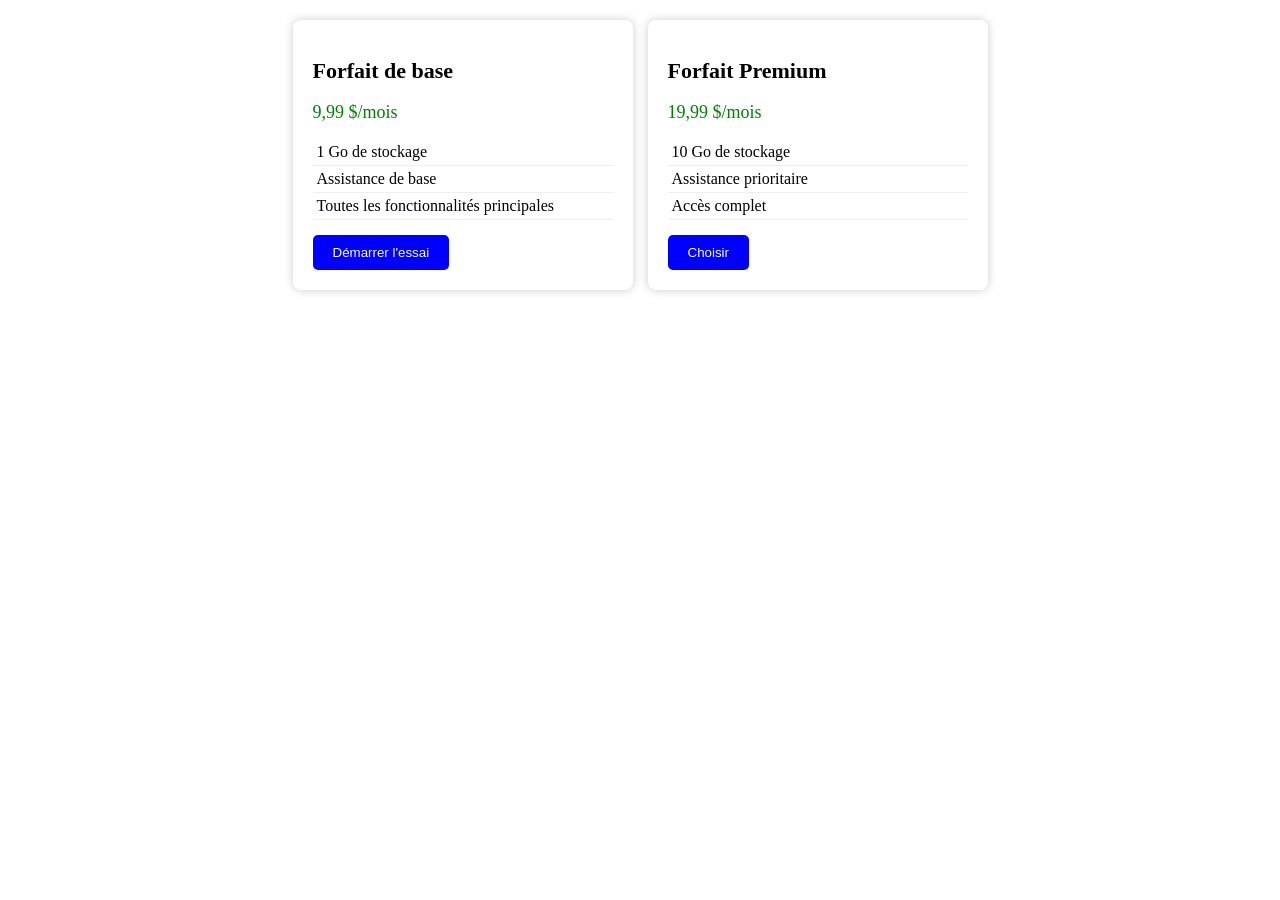
<file: codeaprés.html>
<!DOCTYPE html>
<html lang="fr">
<head>
  <meta charset="UTF-8">
  <meta name="viewport" content="width=device-width, initial-scale=1.0">
  <title>Cartes de Prix Réutilisables</title>
  <style>
    /* Conteneur des cartes : flex pour aligner les cartes horizontalement */
    .pricing-container {
      display: flex;
      justify-content: center;
      gap: 15px; /*  réduit l’espace entre les cartes (au lieu de 20px) */
      margin: 20px;
      flex-wrap: wrap; /* Permet de passer en ligne suivante si l’écran est petit */
    }

    /* Style général d'une carte de prix */
    .pricing-card {
      width: 300px;
      background-color: #fff;
      box-shadow: 0 0 10px #ccc;
      padding: 20px;
      text-align: left;
      border-radius: 8px;
      transition: transform 0.2s;
    }

    /* Effet hover pour donner du relief */
    .pricing-card:hover {
      transform: scale(1.03);
    }

    /* Titre du plan */
    .pricing-card .title {
      font-size: 22px;
      font-weight: bold;
      margin-bottom: 10px;
    }

    /* Prix du plan */
    .pricing-card .price {
      font-size: 18px;
      color: green;
      margin-bottom: 15px;
    }

    /* Liste des fonctionnalités */
    .pricing-card .features {
      list-style: none;
      padding-left: 0;
      margin-bottom: 15px;
    }

    .pricing-card .features li {
      padding: 4px;
      border-bottom: 1px solid #eee;
    }

    /* Bouton d'action */
    .pricing-card .btn {
      background: blue;
      color: white;
      padding: 10px 20px;
      border: none;
      cursor: pointer;
      border-radius: 5px;
    }

    /* Effet hover sur bouton */
    .pricing-card .btn:hover {
      background: darkblue;
    }
  </style>
</head>
<body>

  <div class="pricing-container">
    <!-- Première carte -->
    <div class="pricing-card">
      <h2 class="title">Forfait de base</h2>
      <p class="price">9,99 $/mois</p>
      <ul class="features">
        <li>1 Go de stockage</li>
        <li>Assistance de base</li>
        <li>Toutes les fonctionnalités principales</li>
      </ul>
      <button class="btn">Démarrer l'essai</button>
    </div>

    <!-- Deuxième carte -->
    <div class="pricing-card">
      <h2 class="title">Forfait Premium</h2>
      <p class="price">19,99 $/mois</p>
      <ul class="features">
        <li>10 Go de stockage</li>
        <li>Assistance prioritaire</li>
        <li>Accès complet</li>
      </ul>
      <button class="btn">Choisir</button>
    </div>
  </div>

</body>
</html>
</file>
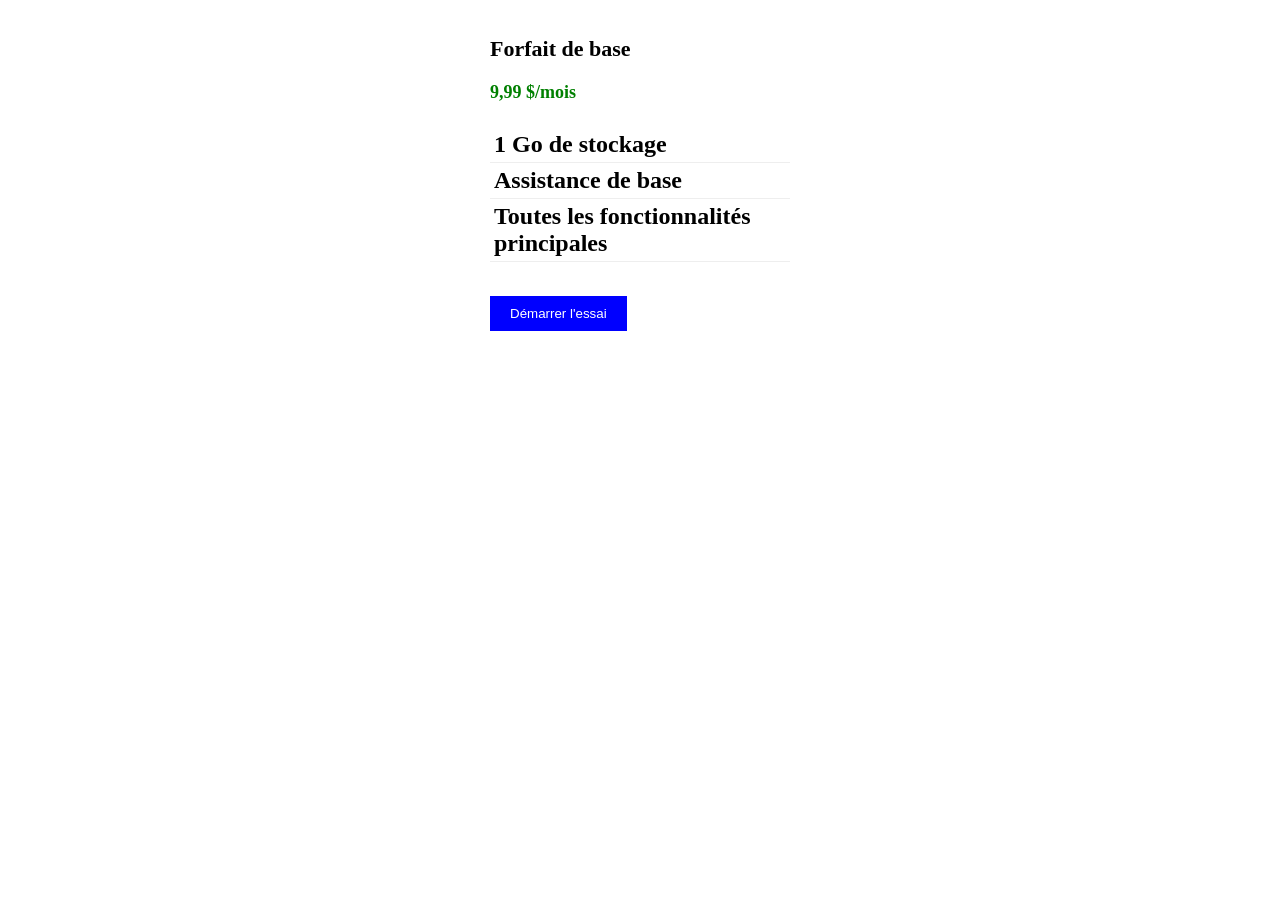
<file: codeavant.html>
<!DOCTYPE html>
<html>
<head>
<style>
.pricing {
  width: 300px;
  margin: auto;
  background-color: #fff;
  box-shdow: 0 0 10px #ccc; /* ❌ Erreur : "box-shdow" au lieu de "box-shadow" */
  padding: 10px;
  text-align: left;
}

.title {
  font-size: 22px;
  font-weight: bold;
}

.price {
  font-size: 18px;
  color: green;
}

.features {
  list-style: none;
  padding-left: 0;
}

.features li {
  padding: 4px;
  border-bottom: 1px solid #eee;
}

.btn {
  background: blue;
  color: white;
  padding: 10px 20px;
  border: none;
  margin-top: 10px;
}

.btn:hover {
  background: darkblue;
}
</style>
</head>
<body>

<div class="pricing">
  <!-- ❌ Erreur : balise <h2> mal fermée -->
  <h2 class="title">Forfait de base<h2>
  
  <p class="price">9,99 $/mois</p>

  <ul class="features">
    <li>1 Go de stockage</li>
    <li>Assistance de base</li>
    <li>Toutes les fonctionnalités principales</li>
  </ul>

  <!-- Bouton fonctionne mais pas de styles avancés -->
  <button class="btn">Démarrer l'essai</button>
</div>

</body>
</html>
</file>
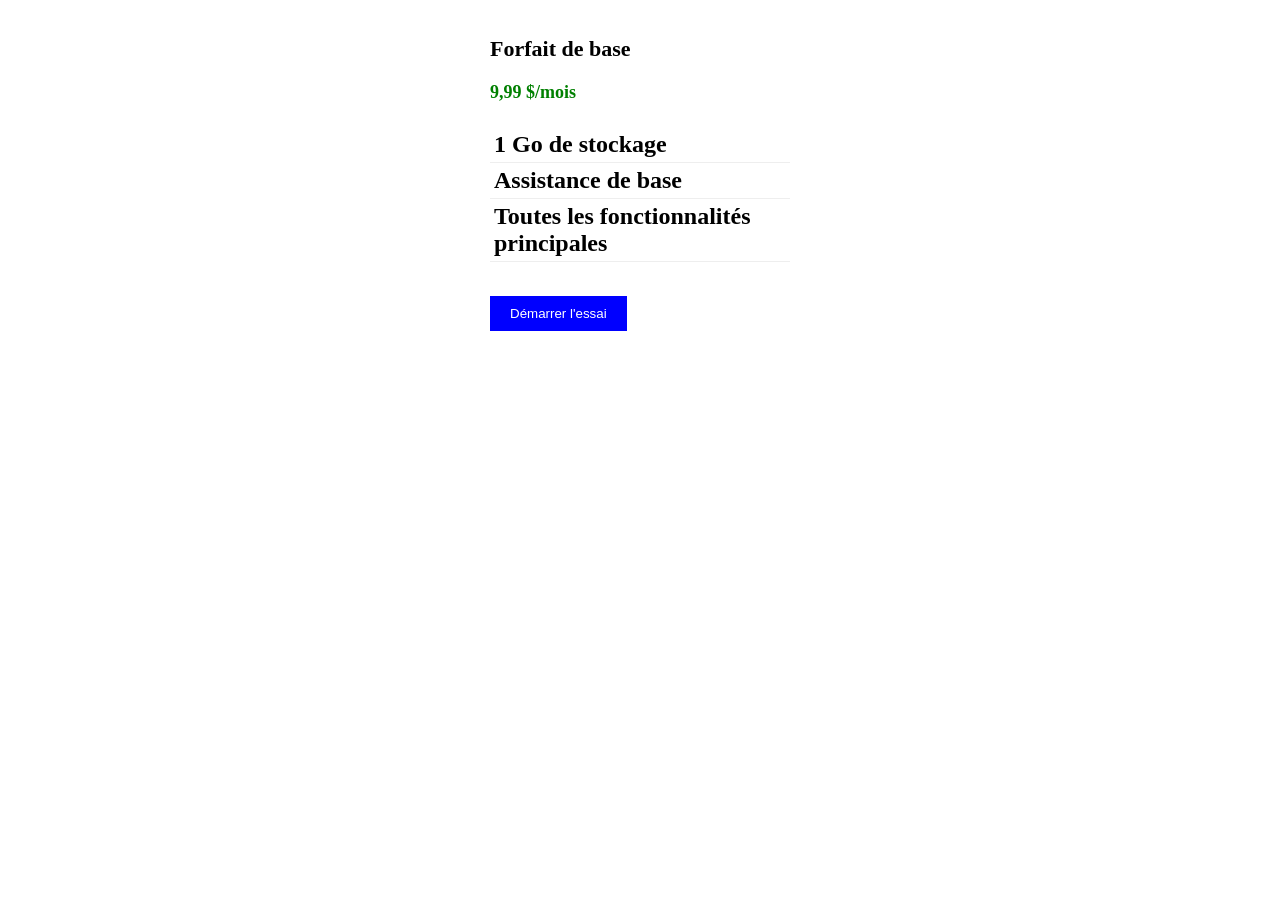
<file: pricing-card-broken.html>
<!DOCTYPE html>
<html>
<head>
<style>
.pricing {
width: 300px;
margin: auto;
background-color: #fff;
box-shdow: 0 0 10px #ccc;
padding: 10px;
text-align: left;
}

.title {
font-size: 22px;
font-weight: bold;
}

.price {
font-size: 18px;
color: green;
}

.features {
list-style: none;
padding-left: 0;
}

.features li {
padding: 4px;
border-bottom: 1px solid #eee;
}

.btn {
background: blue;
color: white;
padding: 10px 20px;
border: none;
margin-top: 10px;
}

.btn:hover {
background: darkblue;
}
</style>
</head>
<body>

<div class="pricing">
<h2 class="title">Forfait de base<h2>
<p class="price">9,99 $/mois</p>

<ul class="features">
<li>1 Go de stockage</li>
<li>Assistance de base</li>
<li>Toutes les fonctionnalités principales</li>
</ul>

<button class="btn">Démarrer l'essai</button>
</div>

</body>
</html>
</file>
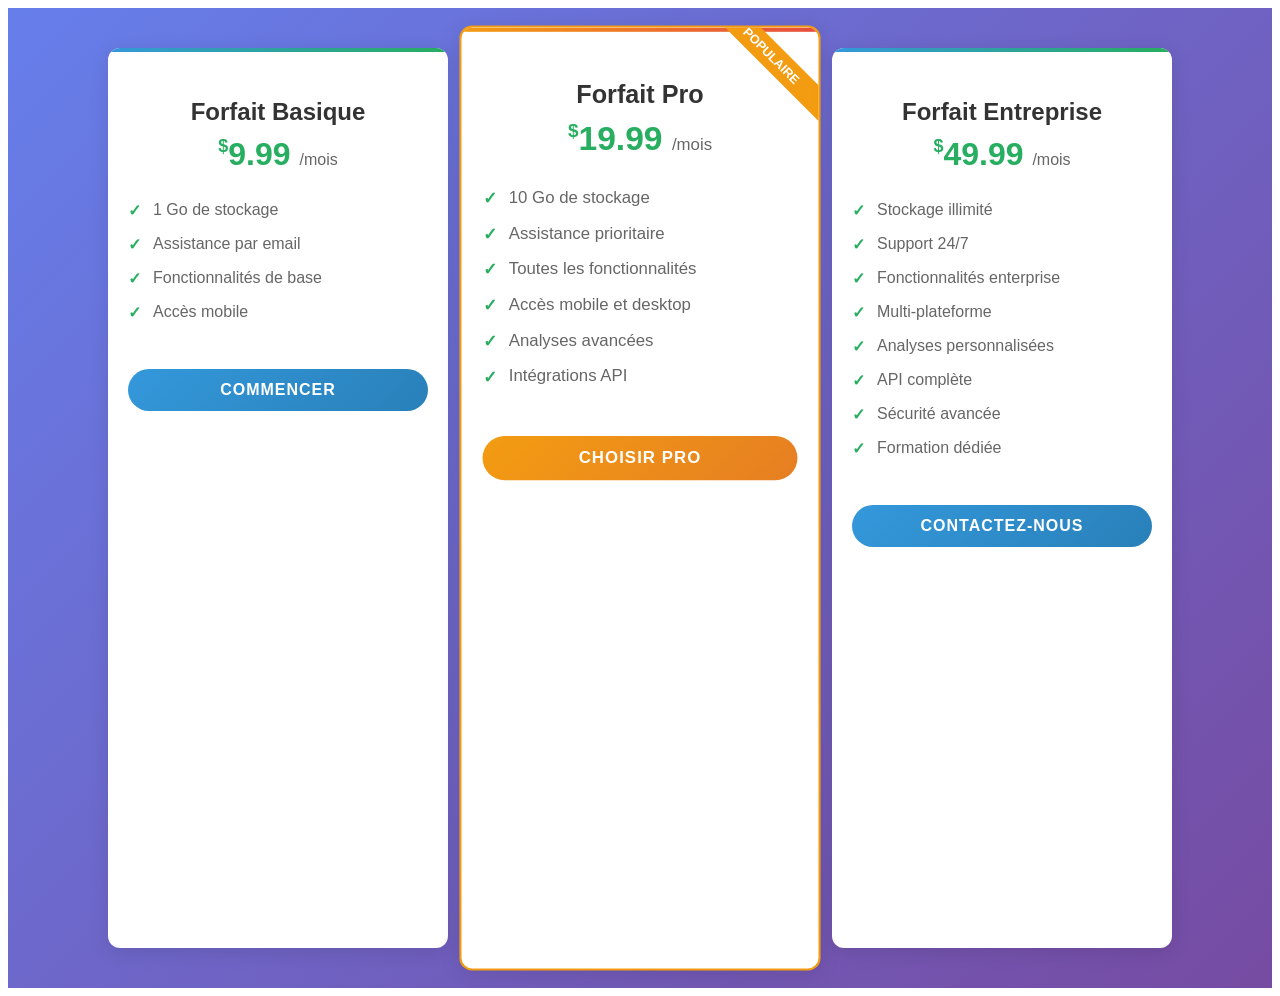
<file: pricing-card-component.html>
<!DOCTYPE html>
<html>
<head>
<meta charset="UTF-8">
<meta name="viewport" content="width=device-width, initial-scale=1.0">
<title>Composant Carte de Prix Réutilisable</title>
<style>
.pricing-container {
  display: flex;
  gap: 20px;
  justify-content: center;
  flex-wrap: wrap;
  padding: 40px 20px;
  font-family: 'Arial', sans-serif;
  background: linear-gradient(135deg, #667eea 0%, #764ba2 100%);
  min-height: 100vh;
}

.pricing-card {
  width: 300px;
  background-color: #fff;
  box-shadow: 0 4px 20px rgba(0, 0, 0, 0.1);
  padding: 30px 20px;
  text-align: center;
  border-radius: 12px;
  transition: transform 0.3s ease, box-shadow 0.3s ease;
  position: relative;
  overflow: hidden;
}

.pricing-card::before {
  content: '';
  position: absolute;
  top: 0;
  left: 0;
  right: 0;
  height: 4px;
  background: linear-gradient(90deg, #3498db, #27ae60);
}

.pricing-card:hover {
  transform: translateY(-8px);
  box-shadow: 0 12px 40px rgba(0, 0, 0, 0.2);
}

.pricing-card.featured {
  border: 2px solid #f39c12;
  transform: scale(1.05);
}

.pricing-card.featured::before {
  background: linear-gradient(90deg, #f39c12, #e74c3c);
}

.featured-badge {
  position: absolute;
  top: 15px;
  right: -30px;
  background: #f39c12;
  color: white;
  padding: 5px 40px;
  font-size: 12px;
  font-weight: bold;
  transform: rotate(45deg);
  text-transform: uppercase;
}

.card-title {
  font-size: 24px;
  font-weight: bold;
  color: #333;
  margin-bottom: 10px;
}

.card-price {
  font-size: 32px;
  color: #27ae60;
  font-weight: bold;
  margin-bottom: 20px;
}

.card-price .currency {
  font-size: 18px;
  vertical-align: top;
}

.card-price .period {
  font-size: 16px;
  color: #666;
  font-weight: normal;
}

.card-features {
  list-style: none;
  padding-left: 0;
  margin: 20px 0;
}

.card-features li {
  padding: 8px 0;
  color: #666;
  text-align: left;
  position: relative;
  padding-left: 25px;
}

.card-features li:before {
  content: "✓";
  position: absolute;
  left: 0;
  color: #27ae60;
  font-weight: bold;
}

.card-features li.unavailable {
  color: #ccc;
  text-decoration: line-through;
}

.card-features li.unavailable:before {
  content: "✗";
  color: #e74c3c;
}

.card-btn {
  background: linear-gradient(135deg, #3498db, #2980b9);
  color: white;
  padding: 12px 24px;
  border: none;
  border-radius: 25px;
  margin-top: 20px;
  font-size: 16px;
  font-weight: 600;
  cursor: pointer;
  transition: all 0.3s ease;
  width: 100%;
  text-transform: uppercase;
  letter-spacing: 1px;
}

.card-btn:hover {
  background: linear-gradient(135deg, #2980b9, #1f5f8b);
  transform: translateY(-2px);
  box-shadow: 0 4px 15px rgba(52, 152, 219, 0.4);
}

.card-btn:active {
  transform: translateY(0);
}

.card-btn.premium {
  background: linear-gradient(135deg, #f39c12, #e67e22);
}

.card-btn.premium:hover {
  background: linear-gradient(135deg, #e67e22, #d35400);
  box-shadow: 0 4px 15px rgba(243, 156, 18, 0.4);
}
</style>
</head>
<body>

<div class="pricing-container" id="pricing-container">
  <!-- Les cartes seront générées dynamiquement ici -->
</div>

<script>
class PricingCard {
  constructor(config) {
    this.title = config.title;
    this.price = config.price;
    this.currency = config.currency || '$';
    this.period = config.period || '/mois';
    this.features = config.features || [];
    this.buttonText = config.buttonText || 'Choisir ce plan';
    this.buttonAction = config.buttonAction || (() => {});
    this.featured = config.featured || false;
    this.unavailableFeatures = config.unavailableFeatures || [];
  }

  render() {
    const cardElement = document.createElement('div');
    cardElement.className = `pricing-card ${this.featured ? 'featured' : ''}`;
    
    cardElement.innerHTML = `
      ${this.featured ? '<div class="featured-badge">Populaire</div>' : ''}
      <h2 class="card-title">${this.title}</h2>
      <div class="card-price">
        <span class="currency">${this.currency}</span>${this.price}
        <span class="period">${this.period}</span>
      </div>
      <ul class="card-features">
        ${this.features.map(feature => `
          <li class="${this.unavailableFeatures.includes(feature) ? 'unavailable' : ''}">${feature}</li>
        `).join('')}
      </ul>
      <button class="card-btn ${this.featured ? 'premium' : ''}">${this.buttonText}</button>
    `;

    // Ajouter l'événement click au bouton
    const button = cardElement.querySelector('.card-btn');
    button.addEventListener('click', () => {
      this.buttonAction(this.title, this.price);
    });

    return cardElement;
  }

  static renderMultiple(cards, containerId) {
    const container = document.getElementById(containerId);
    container.innerHTML = '';
    
    cards.forEach(cardConfig => {
      const card = new PricingCard(cardConfig);
      container.appendChild(card.render());
    });
  }
}

// Configuration des cartes de prix
const pricingPlans = [
  {
    title: 'Forfait Basique',
    price: '9.99',
    currency: '$',
    period: '/mois',
    features: [
      '1 Go de stockage',
      'Assistance par email',
      'Fonctionnalités de base',
      'Accès mobile'
    ],
    unavailableFeatures: [],
    buttonText: 'Commencer',
    buttonAction: (title, price) => {
      alert(`Vous avez choisi le ${title} à ${price}$/mois`);
    }
  },
  {
    title: 'Forfait Pro',
    price: '19.99',
    currency: '$',
    period: '/mois',
    features: [
      '10 Go de stockage',
      'Assistance prioritaire',
      'Toutes les fonctionnalités',
      'Accès mobile et desktop',
      'Analyses avancées',
      'Intégrations API'
    ],
    unavailableFeatures: [],
    featured: true,
    buttonText: 'Choisir Pro',
    buttonAction: (title, price) => {
      alert(`Excellent choix ! ${title} à ${price}$/mois avec 30 jours d'essai gratuit`);
    }
  },
  {
    title: 'Forfait Entreprise',
    price: '49.99',
    currency: '$',
    period: '/mois',
    features: [
      'Stockage illimité',
      'Support 24/7',
      'Fonctionnalités enterprise',
      'Multi-plateforme',
      'Analyses personnalisées',
      'API complète',
      'Sécurité avancée',
      'Formation dédiée'
    ],
    unavailableFeatures: [],
    buttonText: 'Contactez-nous',
    buttonAction: (title, price) => {
      alert(`Parlons de vos besoins enterprise ! ${title} à partir de ${price}$/mois`);
    }
  }
];

// Générer les cartes au chargement de la page
document.addEventListener('DOMContentLoaded', () => {
  PricingCard.renderMultiple(pricingPlans, 'pricing-container');
});

// Fonction utilitaire pour créer une carte personnalisée
function createCustomCard(title, price, features, options = {}) {
  const cardConfig = {
    title,
    price,
    features,
    ...options
  };
  
  return new PricingCard(cardConfig);
}

// Exemple d'utilisation de la fonction utilitaire
// const customCard = createCustomCard(
//   'Plan Personnalisé',
//   '29.99',
//   ['Fonctionnalité 1', 'Fonctionnalité 2'],
//   { featured: true, buttonText: 'Essayer maintenant' }
// );
</script>

</body>
</html>
</file>
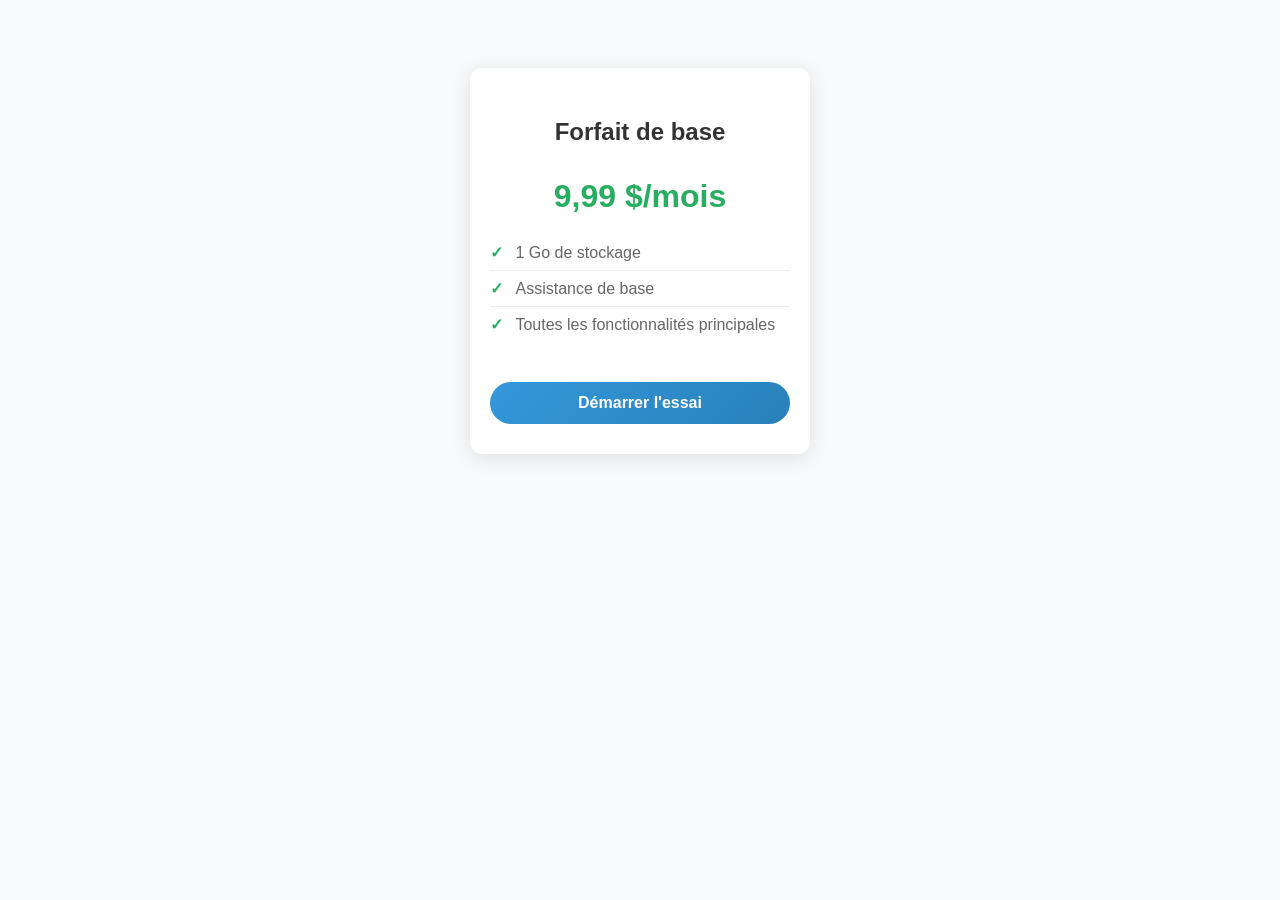
<file: pricing-card-fixed.html>
<!DOCTYPE html>
<html>
<head>
<meta charset="UTF-8">
<meta name="viewport" content="width=device-width, initial-scale=1.0">
<title>Carte de Prix - Version Corrigée</title>
<style>
.pricing {
  width: 300px;
  margin: 20px auto;
  background-color: #fff;
  box-shadow: 0 4px 20px rgba(0, 0, 0, 0.1); /* Corrigé: box-shdow -> box-shadow */
  padding: 30px 20px;
  text-align: center; /* Amélioré: centré pour une meilleure apparence */
  border-radius: 12px; /* Ajouté: coins arrondis modernes */
  transition: transform 0.3s ease, box-shadow 0.3s ease; /* Ajouté: animations */
}

.pricing:hover {
  transform: translateY(-5px);
  box-shadow: 0 8px 30px rgba(0, 0, 0, 0.15);
}

.title {
  font-size: 24px; /* Amélioré: taille plus grande */
  font-weight: bold;
  color: #333;
  margin-bottom: 10px;
}

.price {
  font-size: 32px; /* Amélioré: prix plus visible */
  color: #27ae60; /* Amélioré: vert plus moderne */
  font-weight: bold;
  margin-bottom: 20px;
}

.features {
  list-style: none;
  padding-left: 0;
  margin: 20px 0;
}

.features li {
  padding: 8px 0; /* Amélioré: plus d'espace */
  border-bottom: 1px solid #eee;
  color: #666;
  text-align: left; /* Amélioré: alignement à gauche pour la lisibilité */
}

.features li:last-child {
  border-bottom: none; /* Amélioré: supprime la dernière bordure */
}

.features li:before {
  content: "✓ "; /* Ajouté: icône de vérification */
  color: #27ae60;
  font-weight: bold;
  margin-right: 8px;
}

.btn {
  background: linear-gradient(135deg, #3498db, #2980b9); /* Amélioré: gradient moderne */
  color: white;
  padding: 12px 24px; /* Amélioré: plus de padding */
  border: none;
  border-radius: 25px; /* Amélioré: bouton arrondi */
  margin-top: 20px;
  font-size: 16px;
  font-weight: 600;
  cursor: pointer; /* Corrigé: ajout du curseur pointer */
  transition: all 0.3s ease; /* Amélioré: transitions fluides */
  width: 100%;
}

.btn:hover {
  background: linear-gradient(135deg, #2980b9, #1f5f8b); /* Amélioré: gradient plus sombre */
  transform: translateY(-2px);
  box-shadow: 0 4px 15px rgba(52, 152, 219, 0.4);
}

.btn:active {
  transform: translateY(0);
}
</style>
</head>
<body style="font-family: 'Arial', sans-serif; background-color: #f8f9fa; padding: 40px 0;">

<div class="pricing">
  <h2 class="title">Forfait de base</h2> <!-- Corrigé: balise fermante -->
  <p class="price">9,99 $/mois</p>
  
  <ul class="features">
    <li>1 Go de stockage</li>
    <li>Assistance de base</li>
    <li>Toutes les fonctionnalités principales</li>
  </ul>
  
  <button class="btn" onclick="startTrial()">Démarrer l'essai</button> <!-- Amélioré: ajout d'une fonction -->
</div>

<script>
function startTrial() {
  alert('Essai gratuit démarré ! Redirection vers la page d\'inscription...');
  // Ici, vous pourriez rediriger vers une vraie page d'inscription
  // window.location.href = '/signup';
}
</script>

</body>
</html>
</file>
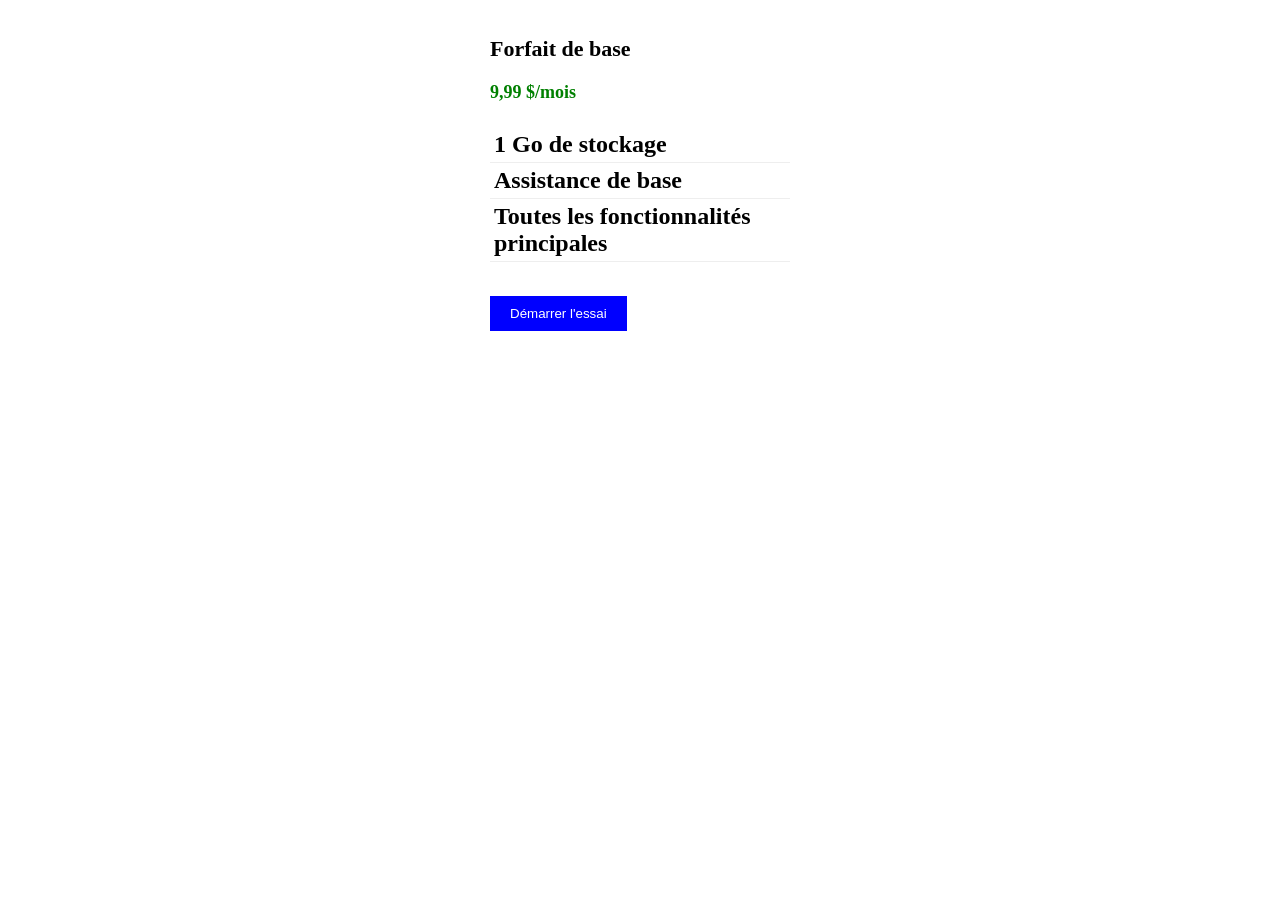
<file: pricing_before.html>
<!DOCTYPE html>
<html>
<head>
<style>
.pricing {
width: 300px;
margin: auto;
background-color: #fff;
box-shdow: 0 0 10px #ccc;
padding: 10px;
text-align: left;
}

.title {
font-size: 22px;
font-weight: bold;
}

.price {
font-size: 18px;
color: green;
}

.features {
list-style: none;
padding-left: 0;
}

.features li {
padding: 4px;
border-bottom: 1px solid #eee;
}

.btn {
background: blue;
color: white;
padding: 10px 20px;
border: none;
margin-top: 10px;
}

.btn:hover {
background: darkblue;
}
</style>
</head>
<body>

<div class="pricing">
<h2 class="title">Forfait de base<h2>
<p class="price">9,99 $/mois</p>

<ul class="features">
<li>1 Go de stockage</li>
<li>Assistance de base</li>
<li>Toutes les fonctionnalités principales</li>
</ul>

<button class="btn">Démarrer l'essai</button>
</div>

</body>
</html>
</file>
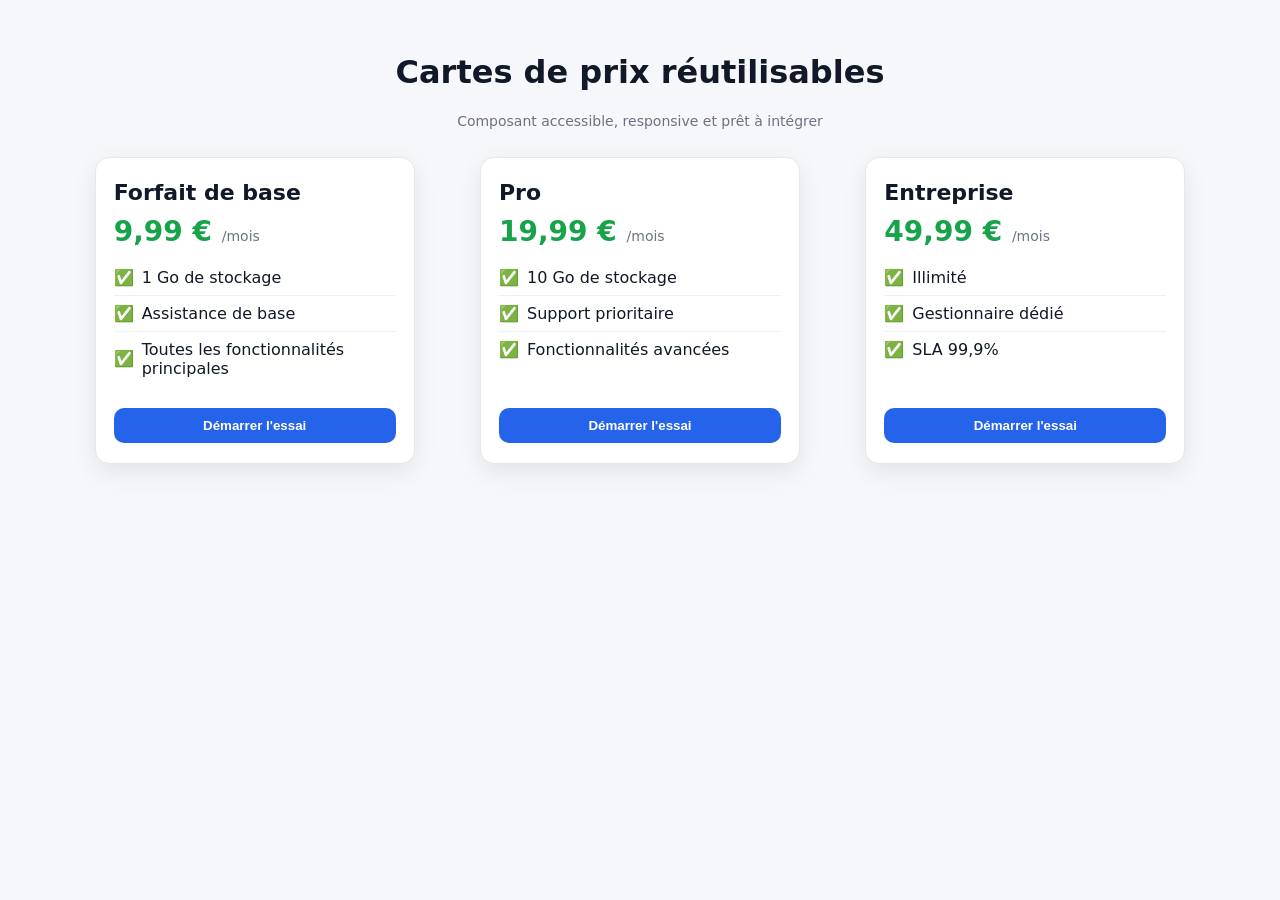
<file: pricing_component.html>
<!DOCTYPE html>
<html lang="fr">
<head>
  <meta charset="UTF-8" />
  <meta name="viewport" content="width=device-width, initial-scale=1" />
  <title>Composant Carte de Prix - Réutilisable</title>
  <style>
    :root {
      --card-width: 320px;
      --radius: 14px;
      --shadow: 0 8px 24px rgba(0, 0, 0, 0.08);
      --shadow-hover: 0 14px 38px rgba(0, 0, 0, 0.14);
      --border: 1px solid #e7e7e7;
      --bg: #ffffff;
      --text: #111827;
      --muted: #6b7280;
      --primary: #2563eb;
      --primary-hover: #1e40af;
      --success: #16a34a;
      --focus: 2px solid #0ea5e9;
    }

    * { box-sizing: border-box; }
    body {
      margin: 0;
      font-family: system-ui, -apple-system, Segoe UI, Roboto, Ubuntu, Cantarell,
        Noto Sans, Helvetica, Arial, "Apple Color Emoji", "Segoe UI Emoji";
      color: var(--text);
      background: #f5f7fb;
    }

    .page {
      padding: 32px;
      max-width: 1200px;
      margin: 0 auto;
    }

    .header {
      text-align: center;
      margin-bottom: 28px;
    }

    .pricing-grid {
      display: grid;
      grid-template-columns: repeat(auto-fit, minmax(var(--card-width), 1fr));
      gap: 20px;
      align-items: stretch;
    }

    .pricing-card {
      width: 100%;
      max-width: var(--card-width);
      margin: 0 auto;
      background: var(--bg);
      border: var(--border);
      border-radius: var(--radius);
      box-shadow: var(--shadow);
      padding: 18px 18px 20px;
      display: flex;
      flex-direction: column;
      transition: box-shadow 200ms ease, transform 200ms ease;
    }

    .pricing-card:hover {
      box-shadow: var(--shadow-hover);
      transform: translateY(-2px);
    }

    .title {
      font-size: 22px;
      font-weight: 700;
      margin: 4px 0 6px;
    }

    .subtitle { color: var(--muted); margin: 0 0 10px; font-size: 14px; }

    .price {
      font-size: 28px;
      font-weight: 700;
      color: var(--success);
      margin: 4px 0 12px;
    }
    .price .period { font-size: 14px; font-weight: 500; color: var(--muted); }

    .features {
      list-style: none;
      padding-left: 0;
      margin: 0 0 14px;
      flex: 1 1 auto;
    }
    .features li {
      padding: 8px 0;
      border-bottom: 1px solid #f0f0f0;
      display: flex;
      gap: 8px;
      align-items: center;
    }
    .features li:last-child { border-bottom: 0; }

    .btn {
      display: inline-flex;
      align-items: center;
      justify-content: center;
      gap: 8px;
      background: var(--primary);
      color: white;
      padding: 10px 16px;
      border: none;
      border-radius: 10px;
      margin-top: 8px;
      cursor: pointer;
      font-weight: 600;
      transition: background 160ms ease, transform 120ms ease;
    }
    .btn:hover { background: var(--primary-hover); }
    .btn:active { transform: translateY(1px); }
    .btn:focus-visible { outline: var(--focus); outline-offset: 2px; }

    .visually-hidden {
      position: absolute; width: 1px; height: 1px; padding: 0; margin: -1px;
      overflow: hidden; clip: rect(0,0,0,0); white-space: nowrap; border: 0;
    }
  </style>
  <script>
    /**
     * Card factory: creates a pricing card element
     * @param {Object} opts
     * @param {string} opts.title
     * @param {string} opts.priceText e.g. "9,99 €"
     * @param {string[]} opts.features
     * @param {string} [opts.period="/mois"]
     * @param {string} [opts.ctaText="D e9marrer l'essai"]
     * @param {(event: MouseEvent, detail: object) => void} [opts.onClick]
     * @returns {HTMLElement}
     */
    function Card(opts) {
      const {
        title,
        priceText,
        features,
        period = "/mois",
        ctaText = "Démarrer l'essai",
        onClick,
      } = opts;

      const root = document.createElement("article");
      root.className = "pricing-card";
      root.setAttribute("role", "region");
      root.setAttribute("aria-labelledby", `${cssSafeId(title)}-title`);

      const h = document.createElement("h2");
      h.className = "title";
      h.id = `${cssSafeId(title)}-title`;
      h.textContent = title;

      const price = document.createElement("p");
      price.className = "price";
      price.innerHTML = `${escapeHtml(priceText)} <span class="period">${escapeHtml(period)}</span>`;

      const ul = document.createElement("ul");
      ul.className = "features";
      for (const feature of features) {
        const li = document.createElement("li");
        li.innerHTML = `
          <span aria-hidden="true">✅</span>
          <span>${escapeHtml(feature)}</span>
        `;
        ul.appendChild(li);
      }

      const btn = document.createElement("button");
      btn.className = "btn";
      btn.type = "button";
      btn.textContent = ctaText;
      btn.addEventListener("click", (e) => {
        const detail = { title, priceText, features, period };
        if (typeof onClick === "function") {
          onClick(e, detail);
        } else {
          // Fallback behavior for demo/testing
          console.log("CTA clicked", detail);
          alert(`Essai démarré pour: ${title}`);
        }
        // Emit a custom event for integrators
        root.dispatchEvent(new CustomEvent("start-trial", { detail }));
      });

      root.append(h, price, ul, btn);
      return root;
    }

    function cssSafeId(text) {
      return String(text).toLowerCase().replace(/[^a-z0-9]+/g, "-").replace(/(^-|-$)/g, "");
    }
    function escapeHtml(s) {
      return String(s)
        .replace(/&/g, "&amp;")
        .replace(/</g, "&lt;")
        .replace(/>/g, "&gt;")
        .replace(/"/g, "&quot;")
        .replace(/'/g, "&#39;");
    }

    // Minimal demo renderer
    function renderDemo() {
      const plans = [
        {
          title: "Forfait de base",
          priceText: "9,99 €",
          features: ["1 Go de stockage", "Assistance de base", "Toutes les fonctionnalités principales"],
        },
        {
          title: "Pro",
          priceText: "19,99 €",
          features: ["10 Go de stockage", "Support prioritaire", "Fonctionnalités avancées"],
        },
        {
          title: "Entreprise",
          priceText: "49,99 €",
          features: ["Illimité", "Gestionnaire dédié", "SLA 99,9%"],
        },
      ];

      const grid = document.querySelector(".pricing-grid");
      for (const plan of plans) {
        const el = Card({ ...plan, period: "/mois" });
        // Example listener for integrators
        el.addEventListener("start-trial", (ev) => {
          console.debug("CustomEvent:start-trial", ev.detail);
        });
        grid.appendChild(el);
      }
    }

    window.addEventListener("DOMContentLoaded", renderDemo);
  </script>
  <!-- Make Card available to other scripts -->
  <script>
    window.Card = Card;
  </script>
</head>
<body>
  <main class="page">
    <header class="header">
      <h1>Cartes de prix réutilisables</h1>
      <p class="subtitle">Composant accessible, responsive et prêt à intégrer</p>
    </header>

    <section class="pricing-grid" aria-label="Offres et tarifs">
      <!-- Cards will be injected here by renderDemo() -->
    </section>
  </main>
</body>
</html>
</file>
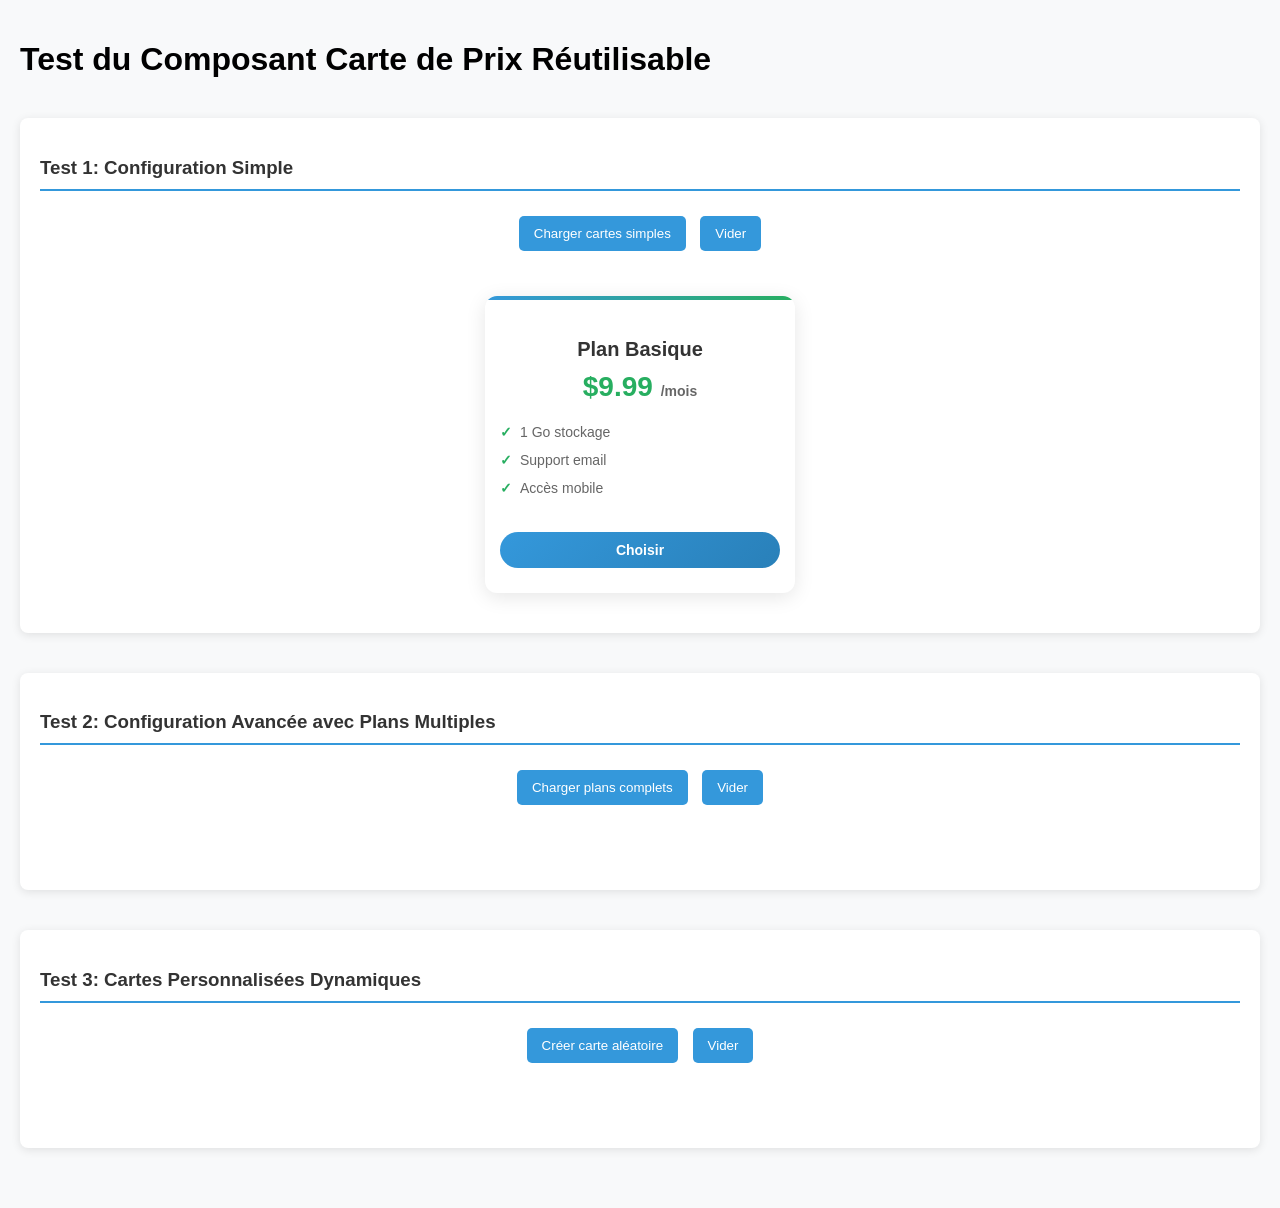
<file: test-pricing-component.html>
<!DOCTYPE html>
<html>
<head>
<meta charset="UTF-8">
<meta name="viewport" content="width=device-width, initial-scale=1.0">
<title>Test du Composant Carte de Prix</title>
<style>
body {
  font-family: 'Arial', sans-serif;
  margin: 0;
  padding: 20px;
  background: #f8f9fa;
}

.test-section {
  margin: 40px 0;
  padding: 20px;
  background: white;
  border-radius: 8px;
  box-shadow: 0 2px 10px rgba(0,0,0,0.1);
}

.test-section h3 {
  color: #333;
  border-bottom: 2px solid #3498db;
  padding-bottom: 10px;
}

.pricing-container {
  display: flex;
  gap: 20px;
  justify-content: center;
  flex-wrap: wrap;
  padding: 20px 0;
}

.pricing-card {
  width: 280px;
  background-color: #fff;
  box-shadow: 0 4px 20px rgba(0, 0, 0, 0.1);
  padding: 25px 15px;
  text-align: center;
  border-radius: 12px;
  transition: transform 0.3s ease, box-shadow 0.3s ease;
  position: relative;
  overflow: hidden;
}

.pricing-card::before {
  content: '';
  position: absolute;
  top: 0;
  left: 0;
  right: 0;
  height: 4px;
  background: linear-gradient(90deg, #3498db, #27ae60);
}

.pricing-card:hover {
  transform: translateY(-5px);
  box-shadow: 0 8px 30px rgba(0, 0, 0, 0.15);
}

.card-title {
  font-size: 20px;
  font-weight: bold;
  color: #333;
  margin-bottom: 10px;
}

.card-price {
  font-size: 28px;
  color: #27ae60;
  font-weight: bold;
  margin-bottom: 15px;
}

.card-features {
  list-style: none;
  padding-left: 0;
  margin: 15px 0;
  text-align: left;
}

.card-features li {
  padding: 6px 0;
  color: #666;
  position: relative;
  padding-left: 20px;
  font-size: 14px;
}

.card-features li:before {
  content: "✓";
  position: absolute;
  left: 0;
  color: #27ae60;
  font-weight: bold;
}

.card-btn {
  background: linear-gradient(135deg, #3498db, #2980b9);
  color: white;
  padding: 10px 20px;
  border: none;
  border-radius: 20px;
  margin-top: 15px;
  font-size: 14px;
  font-weight: 600;
  cursor: pointer;
  transition: all 0.3s ease;
  width: 100%;
}

.card-btn:hover {
  background: linear-gradient(135deg, #2980b9, #1f5f8b);
  transform: translateY(-2px);
}

.controls {
  margin: 20px 0;
  text-align: center;
}

.controls button {
  margin: 5px;
  padding: 10px 15px;
  background: #3498db;
  color: white;
  border: none;
  border-radius: 5px;
  cursor: pointer;
}

.controls button:hover {
  background: #2980b9;
}
</style>
</head>
<body>

<h1>Test du Composant Carte de Prix Réutilisable</h1>

<div class="test-section">
  <h3>Test 1: Configuration Simple</h3>
  <div class="controls">
    <button onclick="loadSimpleCards()">Charger cartes simples</button>
    <button onclick="clearContainer('test1')">Vider</button>
  </div>
  <div class="pricing-container" id="test1"></div>
</div>

<div class="test-section">
  <h3>Test 2: Configuration Avancée avec Plans Multiples</h3>
  <div class="controls">
    <button onclick="loadAdvancedCards()">Charger plans complets</button>
    <button onclick="clearContainer('test2')">Vider</button>
  </div>
  <div class="pricing-container" id="test2"></div>
</div>

<div class="test-section">
  <h3>Test 3: Cartes Personnalisées Dynamiques</h3>
  <div class="controls">
    <button onclick="createDynamicCard()">Créer carte aléatoire</button>
    <button onclick="clearContainer('test3')">Vider</button>
  </div>
  <div class="pricing-container" id="test3"></div>
</div>

<script>
// Classe PricingCard réutilisable
class PricingCard {
  constructor(config) {
    this.title = config.title;
    this.price = config.price;
    this.currency = config.currency || '$';
    this.period = config.period || '/mois';
    this.features = config.features || [];
    this.buttonText = config.buttonText || 'Choisir';
    this.buttonAction = config.buttonAction || (() => {});
  }

  render() {
    const cardElement = document.createElement('div');
    cardElement.className = 'pricing-card';
    
    cardElement.innerHTML = `
      <h2 class="card-title">${this.title}</h2>
      <div class="card-price">
        ${this.currency}${this.price}
        <span style="font-size: 14px; color: #666;">${this.period}</span>
      </div>
      <ul class="card-features">
        ${this.features.map(feature => `<li>${feature}</li>`).join('')}
      </ul>
      <button class="card-btn">${this.buttonText}</button>
    `;

    const button = cardElement.querySelector('.card-btn');
    button.addEventListener('click', () => {
      this.buttonAction(this.title, this.price);
    });

    return cardElement;
  }
}

// Fonctions de test
function loadSimpleCards() {
  const container = document.getElementById('test1');
  container.innerHTML = '';
  
  const simpleCard = new PricingCard({
    title: 'Plan Basique',
    price: '9.99',
    features: ['1 Go stockage', 'Support email', 'Accès mobile'],
    buttonAction: (title, price) => alert(`${title}: ${price}$/mois sélectionné!`)
  });
  
  container.appendChild(simpleCard.render());
}

function loadAdvancedCards() {
  const container = document.getElementById('test2');
  container.innerHTML = '';
  
  const plans = [
    {
      title: 'Starter',
      price: '5.00',
      features: ['500 Mo stockage', 'Support communautaire'],
      buttonText: 'Commencer',
      buttonAction: (title, price) => alert(`Bienvenue au plan ${title}!`)
    },
    {
      title: 'Pro',
      price: '15.00',
      features: ['5 Go stockage', 'Support prioritaire', 'API accès'],
      buttonText: 'Upgrader',
      buttonAction: (title, price) => alert(`Excellent choix: ${title}!`)
    },
    {
      title: 'Enterprise',
      price: '50.00',
      features: ['Stockage illimité', 'Support 24/7', 'Fonctionnalités avancées'],
      buttonText: 'Contacter',
      buttonAction: (title, price) => alert(`Parlons de vos besoins enterprise!`)
    }
  ];
  
  plans.forEach(planConfig => {
    const card = new PricingCard(planConfig);
    container.appendChild(card.render());
  });
}

function createDynamicCard() {
  const container = document.getElementById('test3');
  
  const randomTitles = ['Plan Alpha', 'Plan Beta', 'Plan Gamma', 'Plan Premium'];
  const randomPrices = ['12.99', '24.99', '39.99', '99.99'];
  const randomFeatures = [
    ['Fonctionnalité A', 'Fonctionnalité B'],
    ['Option 1', 'Option 2', 'Option 3'],
    ['Service Premium', 'Accès VIP'],
    ['Tout inclus', 'Support premium', 'Accès beta']
  ];
  
  const randomIndex = Math.floor(Math.random() * randomTitles.length);
  
  const dynamicCard = new PricingCard({
    title: randomTitles[randomIndex],
    price: randomPrices[randomIndex],
    features: randomFeatures[randomIndex],
    buttonText: 'Tester',
    buttonAction: (title, price) => alert(`Carte dynamique créée: ${title} - ${price}$/mois`)
  });
  
  container.appendChild(dynamicCard.render());
}

function clearContainer(containerId) {
  document.getElementById(containerId).innerHTML = '';
}

// Charger un exemple au démarrage
document.addEventListener('DOMContentLoaded', () => {
  loadSimpleCards();
});
</script>

</body>
</html>
</file>
